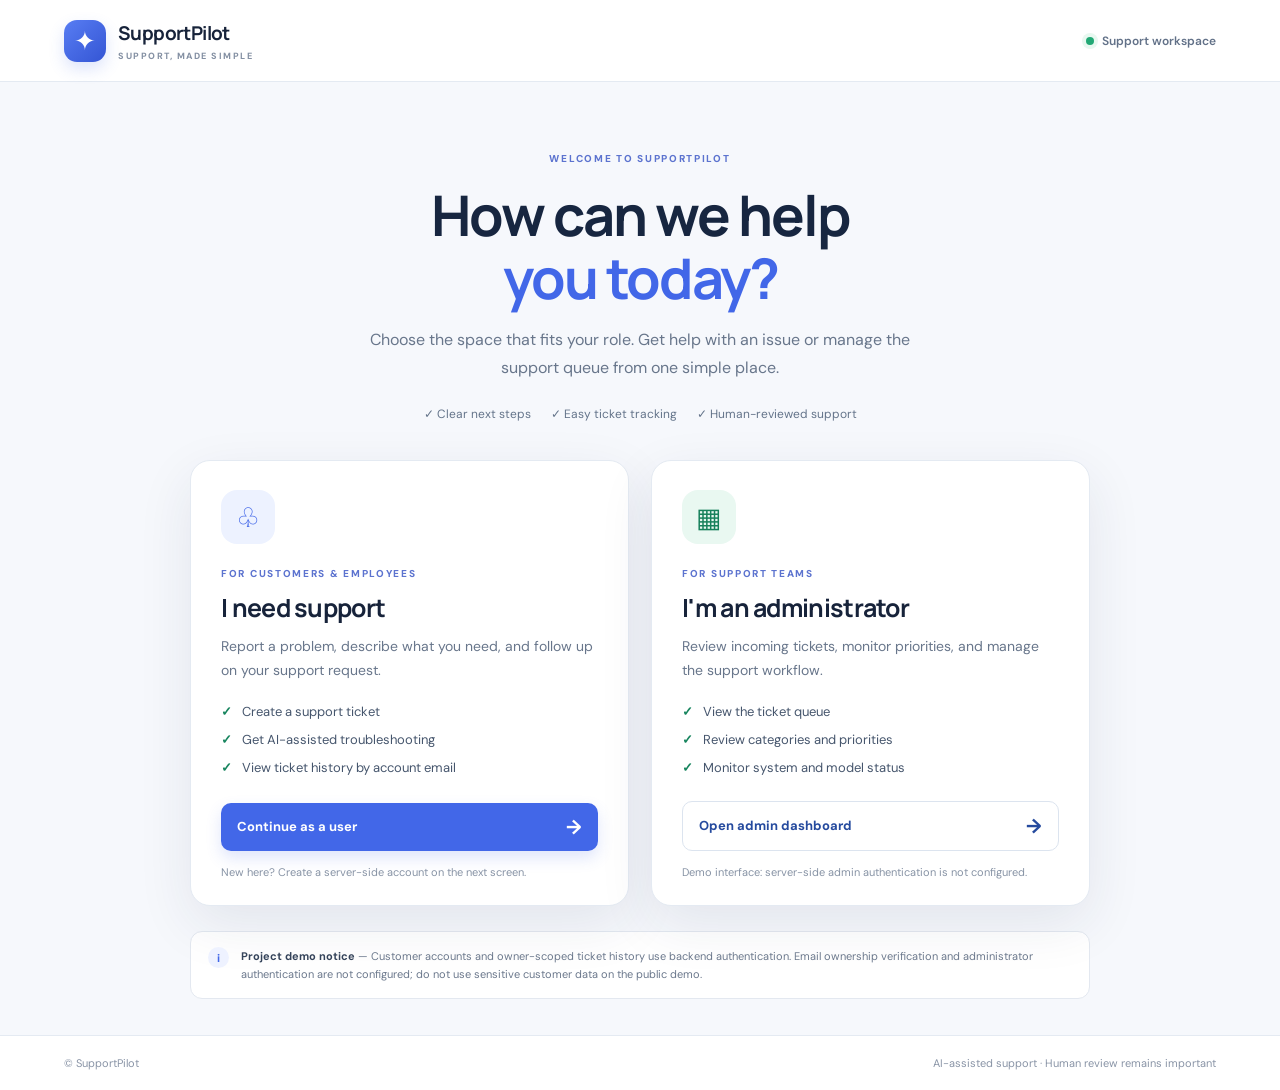
<file: SupportPilot-codebase/SupportPilot/frontend/index.html>
<!doctype html>
<html lang="en">
<head>
  <meta charset="utf-8"><meta name="viewport" content="width=device-width, initial-scale=1">
  <meta name="description" content="SupportPilot customer support portal selection">
  <title>SupportPilot | Choose your portal</title>
  <link rel="stylesheet" href="portal.css">
</head>
<body class="landing-page">
  <header class="site-header">
    <a class="brand" href="./" aria-label="SupportPilot home"><span class="brand-symbol">✦</span><span><strong>SupportPilot</strong><small>SUPPORT, MADE SIMPLE</small></span></a>
    <span class="header-status"><span></span> Support workspace</span>
  </header>
  <main class="landing-main">
    <section class="welcome-copy">
      <span class="eyebrow">WELCOME TO SUPPORTPILOT</span>
      <h1>How can we help<br><span>you today?</span></h1>
      <p>Choose the space that fits your role. Get help with an issue or manage the support queue from one simple place.</p>
      <div class="trust-row"><span>✓ Clear next steps</span><span>✓ Easy ticket tracking</span><span>✓ Human-reviewed support</span></div>
    </section>
    <section class="role-grid" aria-label="Choose your portal">
      <article class="role-card user-card">
        <div class="role-icon user-icon" aria-hidden="true">♧</div>
        <span class="card-kicker">FOR CUSTOMERS & EMPLOYEES</span>
        <h2>I need support</h2>
        <p>Report a problem, describe what you need, and follow up on your support request.</p>
        <ul><li>Create a support ticket</li><li>Get AI-assisted troubleshooting</li><li>View ticket history by account email</li></ul>
        <a class="action-button primary-action" href="user/">Continue as a user <span>→</span></a>
        <small class="card-foot">New here? Create a server-side account on the next screen.</small>
      </article>
      <article class="role-card admin-card">
        <div class="role-icon admin-icon" aria-hidden="true">▦</div>
        <span class="card-kicker">FOR SUPPORT TEAMS</span>
        <h2>I'm an administrator</h2>
        <p>Review incoming tickets, monitor priorities, and manage the support workflow.</p>
        <ul><li>View the ticket queue</li><li>Review categories and priorities</li><li>Monitor system and model status</li></ul>
        <a class="action-button secondary-action" href="admin/">Open admin dashboard <span>→</span></a>
        <small class="card-foot">Demo interface: server-side admin authentication is not configured.</small>
      </article>
    </section>
    <aside class="privacy-note"><span class="note-icon">i</span><p><strong>Project demo notice</strong> — Customer accounts and owner-scoped ticket history use backend authentication. Email ownership verification and administrator authentication are not configured; do not use sensitive customer data on the public demo.</p></aside>
  </main>
  <footer class="site-footer"><span>© SupportPilot</span><span>AI-assisted support · Human review remains important</span></footer>
</body>
</html>
</file>
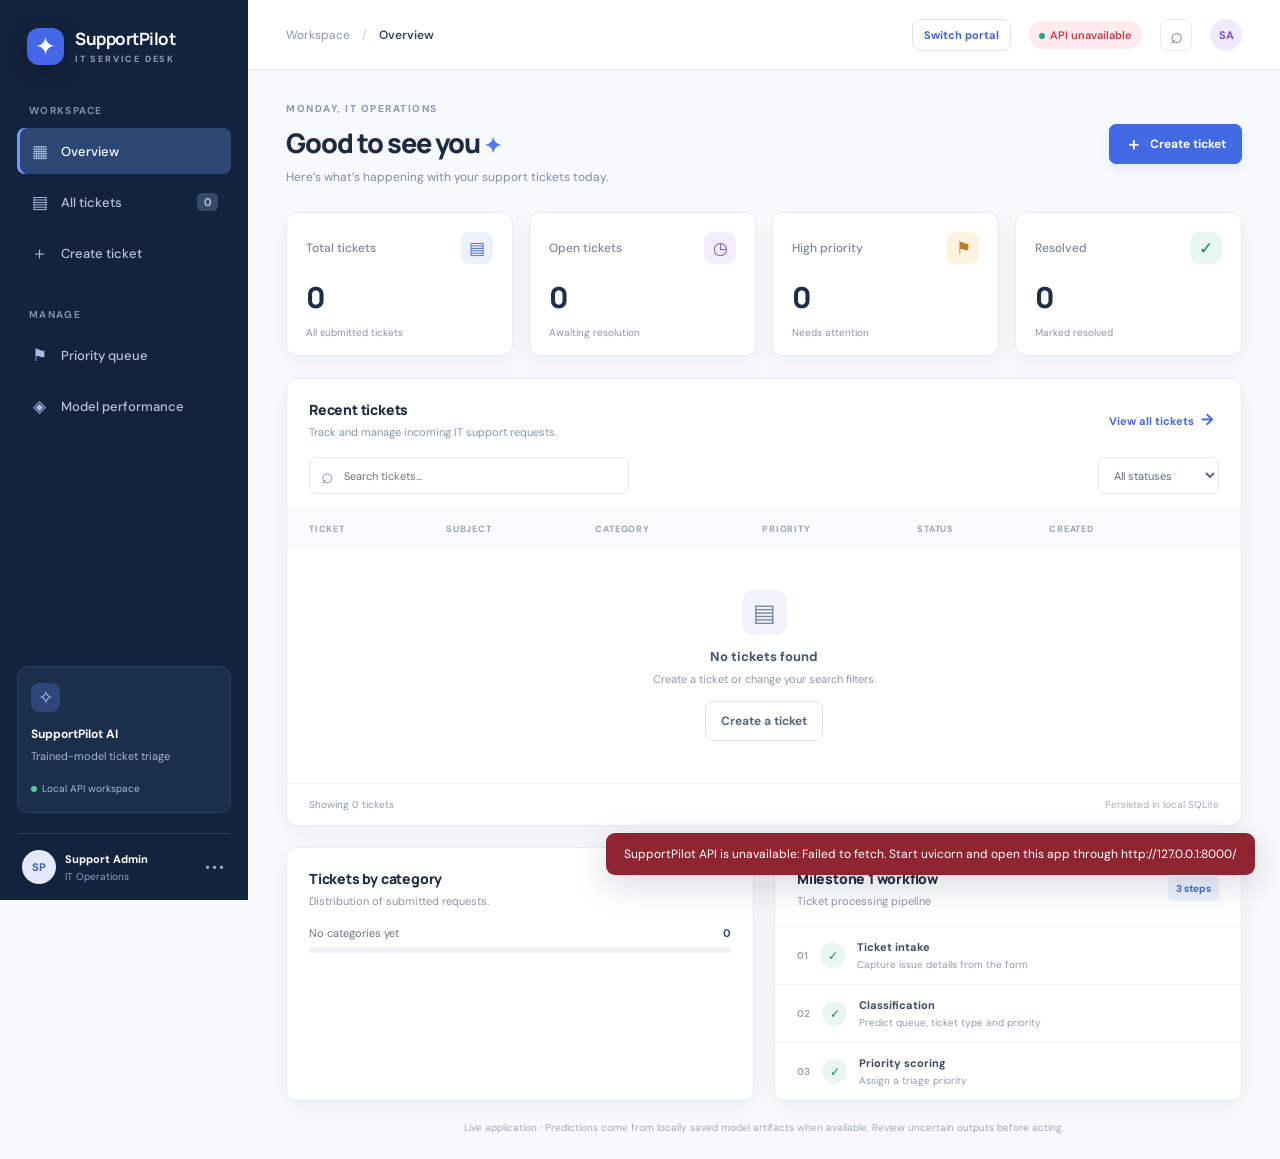
<file: SupportPilot-codebase/SupportPilot/frontend/admin/index.html>
<!DOCTYPE html>
<html lang="en">
<head>
  <meta charset="UTF-8" />
  <meta name="viewport" content="width=device-width, initial-scale=1.0" />
  <meta name="description" content="SupportPilot multilingual AI ticket classification and resolution workspace" />
  <title>SupportPilot | IT Support Desk</title>
  <link rel="stylesheet" href="style.css" />
</head>
<body>
  <div class="app-shell">
    <aside class="sidebar" id="sidebar">
      <a class="brand" href="../" aria-label="Return to SupportPilot role selection" title="Back to role selection">
        <span class="brand-mark">✦</span>
        <span><strong>SupportPilot</strong><small>IT SERVICE DESK</small></span>
      </a>

      <div class="nav-label">WORKSPACE</div>
      <nav class="nav">
        <button class="nav-item active" data-view="dashboard"><span class="nav-icon">▦</span> Overview</button>
        <button class="nav-item" data-view="tickets"><span class="nav-icon">▤</span> All tickets <span class="nav-count" id="navTicketCount">0</span></button>
        <button class="nav-item" data-view="create"><span class="nav-icon">＋</span> Create ticket</button>
      </nav>

      <div class="nav-label tools-label">MANAGE</div>
      <div class="nav">
        <button class="nav-item" data-view="priority"><span class="nav-icon">⚑</span> Priority queue</button>
          <button class="nav-item" data-view="models"><span class="nav-icon">◈</span> Model performance</button>
      </div>

      <div class="sidebar-bottom">
        <div class="help-card">
          <span class="help-icon">✧</span>
          <strong>SupportPilot AI</strong>
          <p>Trained-model ticket triage</p>
          <span class="status-dot"></span><small>Local API workspace</small>
        </div>
        <div class="profile">
          <div class="avatar">SP</div>
          <div><strong>Support Admin</strong><small>IT Operations</small></div>
          <span class="profile-menu">•••</span>
        </div>
      </div>
    </aside>

    <main class="main">
      <header class="topbar">
        <button class="mobile-menu" id="mobileMenu" aria-label="Toggle navigation">☰</button>
        <div class="breadcrumbs">Workspace <span>/</span> <strong id="breadcrumbCurrent">Overview</strong></div>
        <div class="topbar-right">
          <a href="../" class="portal-switch" aria-label="Switch portal">Switch portal</a>
          <span class="demo-pill" id="apiStatusPill"><span></span> Connecting API…</span>
          <button class="icon-button" id="clearSearch" title="Clear search" aria-label="Clear search">⌕</button>
          <div class="top-avatar">SA</div>
        </div>
      </header>

      <section class="page-content" id="dashboardView">
        <div class="page-heading">
          <div>
            <p class="eyebrow">MONDAY, IT OPERATIONS</p>
            <h1>Good to see you <span class="wave">✦</span></h1>
            <p class="subheading">Here’s what’s happening with your support tickets today.</p>
          </div>
          <button class="primary-button" id="createTicketTop"><span>＋</span> Create ticket</button>
        </div>

        <div class="metric-grid">
          <article class="metric-card">
            <div class="metric-top"><span>Total tickets</span><span class="metric-icon blue">▤</span></div>
            <div class="metric-value" id="totalMetric">0</div>
            <div class="metric-foot"><span class="metric-neutral">All submitted tickets</span></div>
          </article>
          <article class="metric-card">
            <div class="metric-top"><span>Open tickets</span><span class="metric-icon purple">◷</span></div>
            <div class="metric-value" id="openMetric">0</div>
            <div class="metric-foot"><span class="metric-neutral">Awaiting resolution</span></div>
          </article>
          <article class="metric-card">
            <div class="metric-top"><span>High priority</span><span class="metric-icon orange">⚑</span></div>
            <div class="metric-value" id="highMetric">0</div>
            <div class="metric-foot"><span class="metric-neutral">Needs attention</span></div>
          </article>
          <article class="metric-card">
            <div class="metric-top"><span>Resolved</span><span class="metric-icon green">✓</span></div>
            <div class="metric-value" id="resolvedMetric">0</div>
            <div class="metric-foot"><span class="metric-neutral">Marked resolved</span></div>
          </article>
        </div>

        <section class="panel">
          <div class="panel-heading">
            <div><h2>Recent tickets</h2><p>Track and manage incoming IT support requests.</p></div>
            <button class="text-button" id="viewAllTickets">View all tickets <span>→</span></button>
          </div>
          <div class="table-controls">
            <label class="search-box"><span>⌕</span><input id="ticketSearch" type="search" placeholder="Search tickets..." /></label>
            <select id="statusFilter" aria-label="Filter by status">
              <option value="all">All statuses</option><option value="Open">Open</option><option value="In Progress">In progress</option><option value="Resolved">Resolved</option>
            </select>
          </div>
          <div class="table-wrap">
            <table>
              <thead><tr><th>TICKET</th><th>SUBJECT</th><th>CATEGORY</th><th>PRIORITY</th><th>STATUS</th><th>CREATED</th><th></th></tr></thead>
              <tbody id="ticketTableBody"></tbody>
            </table>
            <div class="empty-state hidden" id="emptyState"><div class="empty-icon">▤</div><strong>No tickets found</strong><p>Create a ticket or change your search filters.</p><button class="secondary-button" id="emptyCreateButton">Create a ticket</button></div>
          </div>
          <div class="table-footer"><span id="tableSummary">Showing 0 tickets</span><span class="prototype-note">Persisted in local SQLite</span></div>
        </section>

        <div class="bottom-grid">
          <section class="panel category-panel">
            <div class="panel-heading"><div><h2>Tickets by category</h2><p>Distribution of submitted requests.</p></div></div>
            <div id="categoryBars" class="category-bars"></div>
          </section>
          <section class="panel workflow-panel">
            <div class="panel-heading"><div><h2>Milestone 1 workflow</h2><p>Ticket processing pipeline</p></div><span class="workflow-tag">3 steps</span></div>
            <div class="workflow-step"><span class="step-number">01</span><span class="step-check">✓</span><div><strong>Ticket intake</strong><small>Capture issue details from the form</small></div></div>
            <div class="workflow-step"><span class="step-number">02</span><span class="step-check">✓</span><div><strong>Classification</strong><small>Predict queue, ticket type and priority</small></div></div>
            <div class="workflow-step"><span class="step-number">03</span><span class="step-check">✓</span><div><strong>Priority scoring</strong><small>Assign a triage priority</small></div></div>
          </section>
        </div>
        <p class="disclaimer">Live application · Predictions come from locally saved model artifacts when available. Review uncertain outputs before acting.</p>
      </section>

      <section class="page-content hidden" id="createView">
        <div class="page-heading">
          <div><p class="eyebrow">TICKET INTAKE</p><h1>Create a ticket</h1><p class="subheading">Describe the issue. SupportPilot will classify and score it.</p></div>
          <button class="secondary-button" id="cancelCreate">← Back to dashboard</button>
        </div>
        <div class="form-layout">
          <form class="panel ticket-form" id="ticketForm">
            <div class="form-section-title"><span class="form-step">1</span><div><h2>Requester details</h2><p>Who needs help?</p></div></div>
            <div class="field-grid">
              <label class="field"><span>Requester name <b>*</b></span><input id="requesterName" name="requesterName" placeholder="e.g. Saksham Sahu" required maxlength="80" /></label>
              <label class="field"><span>Work email <b>*</b></span><input id="requesterEmail" name="requesterEmail" type="email" placeholder="name@company.com" required maxlength="120" /></label>
            </div>
            <div class="form-divider"></div>
            <div class="form-section-title"><span class="form-step">2</span><div><h2>Issue details</h2><p>Give enough detail to understand the problem.</p></div></div>
            <label class="field"><span>Ticket subject <b>*</b></span><input id="ticketSubject" name="subject" placeholder="e.g. Unable to connect to office VPN" required minlength="4" maxlength="120" /></label>
            <label class="field"><span>Description <b>*</b></span><textarea id="ticketDescription" name="description" rows="5" placeholder="What happened? When did it start? Include any error message..." required minlength="10" maxlength="1500"></textarea><small class="field-hint">Minimum 10 characters. Do not include passwords or sensitive data.</small></label>
            <div class="field-grid">
              <label class="field"><span>Business impact <b>*</b></span><select id="businessImpact" required><option value="low">Low — one user, minor inconvenience</option><option value="medium" selected>Medium — work is slowed down</option><option value="high">High — critical work is blocked</option><option value="critical">Critical — multiple users or service down</option></select></label>
              <label class="field"><span>Preferred contact</span><select id="contactMethod"><option>Email</option><option>Phone</option><option>Chat</option></select></label>
              <label class="field"><span>Ticket language</span><select id="ticketLanguage"><option value="auto" selected>Auto detect</option><option value="en">English</option><option value="de">German</option></select></label>
            </div>
            <div class="form-actions"><button type="button" class="secondary-button" id="resetForm">Clear form</button><button type="submit" class="primary-button"><span>✧</span> Submit & classify ticket</button></div>
          </form>
          <aside class="side-info">
            <div class="ai-info-card"><div class="ai-info-icon">✧</div><h3>Smart ticket triage</h3><p>After submission, the backend runs saved classifier artifacts when available and records model confidence for review.</p><div class="info-line"><span>✓</span> Queue and type prediction</div><div class="info-line"><span>✓</span> Model-confidence display</div><div class="info-line"><span>✓</span> Human-reviewed priority triage</div></div>
            <div class="tip-card"><strong>💡 Tip for better results</strong><p>Describe the actual symptom, the system affected, and who is impacted. Avoid vague descriptions such as “It is not working.”</p></div>
          </aside>
        </div>
      </section>

      <section class="page-content hidden" id="ticketsView">
        <div class="page-heading"><div><p class="eyebrow">WORKSPACE</p><h1>All tickets</h1><p class="subheading">Search, review and update ticket status.</p></div><button class="primary-button" id="createFromTickets">＋ Create ticket</button></div>
        <section class="panel"><div class="panel-heading"><div><h2>Ticket queue</h2><p>Tickets persisted by the local SupportPilot API.</p></div></div><div class="table-controls"><label class="search-box"><span>⌕</span><input id="allTicketSearch" type="search" placeholder="Search by ID, subject or requester..." /></label><select id="allStatusFilter"><option value="all">All statuses</option><option>Open</option><option>In Progress</option><option>Resolved</option></select></div><div class="table-wrap"><table><thead><tr><th>TICKET</th><th>SUBJECT</th><th>CATEGORY</th><th>PRIORITY</th><th>STATUS</th><th>CREATED</th><th></th></tr></thead><tbody id="allTicketTableBody"></tbody></table><div class="empty-state hidden" id="allEmptyState"><div class="empty-icon">▤</div><strong>No tickets found</strong><p>Try another search or create a ticket.</p></div></div><div class="table-footer"><span id="allTableSummary">Showing 0 tickets</span><span class="prototype-note">Persisted in local SQLite</span></div></section>
      </section>

      <section class="page-content hidden" id="priorityView">
        <div class="page-heading"><div><p class="eyebrow">TRIAGE</p><h1>Priority queue</h1><p class="subheading">Review tickets that may need faster attention.</p></div><button class="primary-button" id="createFromPriority">＋ Create ticket</button></div>
        <section class="panel"><div class="panel-heading"><div><h2>High and critical priority</h2><p>Model-assigned High and Critical tickets. Confidence is not a calibrated risk score.</p></div></div><div class="table-wrap"><table><thead><tr><th>TICKET</th><th>SUBJECT</th><th>CATEGORY</th><th>PRIORITY</th><th>STATUS</th><th>CREATED</th><th></th></tr></thead><tbody id="priorityTableBody"></tbody></table><div class="empty-state hidden" id="priorityEmptyState"><div class="empty-icon">✓</div><strong>No high-priority tickets</strong><p>New high-priority tickets will appear here.</p></div></div></section>
      </section>
      <section class="page-content hidden" id="modelsView">
        <div class="page-heading">
          <div><p class="eyebrow">MODEL MONITORING</p><h1>Training performance</h1><p class="subheading">Held-out test scores transcribed from your training logs, with live artifact availability.</p></div>
          <button class="secondary-button" id="refreshModels">↻ Refresh model status</button>
        </div>
        <div class="metric-grid model-metric-grid" id="modelMetricCards">
          <article class="metric-card"><div class="metric-top"><span>Loading recorded scores</span><span class="metric-icon blue">◈</span></div><div class="metric-value">—</div><div class="metric-foot">Fetching model metrics…</div></article>
        </div>
        <section class="panel">
          <div class="panel-heading"><div><h2>Held-out evaluation results</h2><p>Recorded metrics from your supplied logs; artifact status is checked against the configured artifacts directory.</p></div><span class="workflow-tag" id="testSetSize">Test set: 2,859 rows</span></div>
          <div class="table-wrap"><table class="model-table"><thead><tr><th>TASK</th><th>MODEL</th><th>ACCURACY / PRIMARY SCORE</th><th>MACRO F1</th><th>WEIGHTED F1 / OVERLAP</th><th>LOCAL ARTIFACT</th></tr></thead><tbody id="modelMetricsBody"><tr><td colspan="6">Loading recorded model results…</td></tr></tbody></table></div>
          <div class="table-footer"><span id="modelMetricsSource">Source: uploaded training logs</span><span class="prototype-note">Historical evaluations, not a live benchmark</span></div>
        </section>
        <div class="bottom-grid">
          <section class="panel category-panel"><div class="panel-heading"><div><h2>Interpretation</h2><p>What these scores indicate</p></div></div><div class="model-insight-list" id="modelInsights"><p>Loading model notes…</p></div></section>
          <section class="panel workflow-panel"><div class="panel-heading"><div><h2>Artifact checklist</h2><p>The app detects model files at runtime</p></div></div><div class="workflow-step"><span class="step-number">01</span><span class="step-check">✓</span><div><strong>queue / priority / type</strong><small>Hugging Face config, tokenizer, and model weights under artifacts/&lt;target&gt;</small></div></div><div class="workflow-step"><span class="step-number">02</span><span class="step-check">✓</span><div><strong>tags</strong><small>Multi-label XLM-RoBERTa checkpoint under artifacts/tags</small></div></div><div class="workflow-step"><span class="step-number">03</span><span class="step-check">✓</span><div><strong>textcnn_queue</strong><small>textcnn.pt plus tokenizer files under artifacts/textcnn_queue</small></div></div><p class="disclaimer model-artifact-help">If your weights are in your previous project, point SUPPORTPILOT_ARTIFACTS_DIR to that artifacts folder in .env. The displayed scores alone do not include model weights.</p></section>
        </div>
        <p class="disclaimer">Scores are taken from the uploaded logs. Queue and priority macro-F1 remain modest; treat these predictions as triage assistance, not autonomous decisions.</p>
      </section>
    </main>
  </div>

  <div class="toast" id="toast" role="status" aria-live="polite"></div>
  <div class="modal-backdrop hidden" id="ticketModal" role="dialog" aria-modal="true" aria-labelledby="modalTitle">
    <div class="modal">
      <button class="modal-close" id="modalClose" aria-label="Close ticket details">×</button>
      <p class="eyebrow">TICKET DETAILS</p><h2 id="modalTitle">Ticket</h2><p class="modal-subtitle" id="modalId"></p>
      <div class="result-grid" id="modalResults"></div>
      <div class="modal-section"><h3>Issue description</h3><p id="modalDescription"></p></div>
      <div class="modal-section"><h3>Classification reasoning</h3><p id="modalReasoning"></p></div>
      <div class="modal-section"><h3>Requester</h3><p id="modalRequester"></p></div>
      <div class="modal-section"><h3>Predicted tags</h3><div id="modalTags" class="predicted-tags"><span class="model-source-note">No tag predictions available.</span></div></div>
      <div class="modal-actions"><label class="field status-update"><span>Update status</span><select id="modalStatus"><option>Open</option><option>In Progress</option><option>Resolved</option></select></label><button class="primary-button" id="saveStatus">Save status</button></div>
      <section class="modal-section hidden" id="resolutionSection">
        <h3>AI resolution draft <span class="review-label">Human review required</span></h3>
        <p id="modalResponse" class="response-draft-text"></p>
        <div id="modalSources" class="source-list"></div>
      </section>
      <div class="modal-actions modal-ai-actions"><button class="secondary-button" id="generateResolution">✧ Draft AI response</button><span id="resolutionStatus" class="muted-status"></span></div>
      <p class="disclaimer">Model outputs are advisory. Review predictions and generated instructions before responding or making operational changes.</p>
    </div>
  </div>
  <script src="script.js"></script>
</body>
</html>
</file>
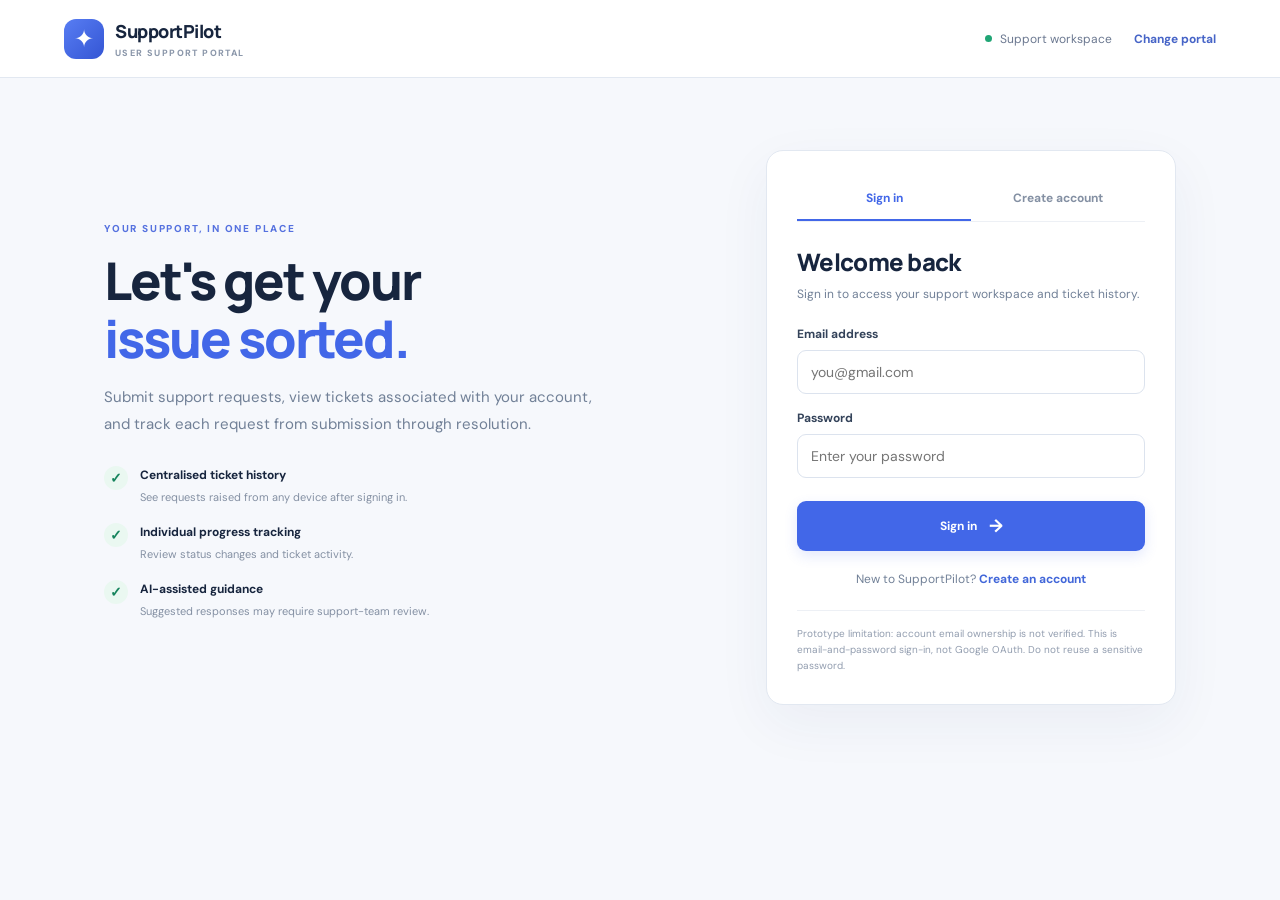
<file: SupportPilot-codebase/SupportPilot/frontend/user/index.html>
<!doctype html>
<html lang="en">
<head>
  <meta charset="utf-8">
  <meta name="viewport" content="width=device-width, initial-scale=1">
  <meta name="description" content="SupportPilot customer support portal">
  <meta name="theme-color" content="#f6f8fc">
  <title>SupportPilot | User Support</title>
  <link rel="stylesheet" href="style.css?v=knowledge-assistance-v1">
</head>
<body>
  <header class="topbar">
    <a class="brand" href="../" aria-label="SupportPilot portal home">
      <span class="brand-mark" aria-hidden="true">✦</span>
      <span><strong>SupportPilot</strong><small>USER SUPPORT PORTAL</small></span>
    </a>
    <div class="top-actions">
      <span class="secure-label"><i aria-hidden="true"></i> Support workspace</span>
      <a class="back-link" href="../">Change portal</a>
    </div>
  </header>

  <main class="auth-layout" id="authScreen">
    <section class="auth-intro">
      <span class="eyebrow">YOUR SUPPORT, IN ONE PLACE</span>
      <h1>Let's get your<br><span>issue sorted.</span></h1>
      <p>Submit support requests, view tickets associated with your account, and track each request from submission through resolution.</p>
      <div class="benefit">
        <span aria-hidden="true">✓</span>
        <div><strong>Centralised ticket history</strong><small>See requests raised from any device after signing in.</small></div>
      </div>
      <div class="benefit">
        <span aria-hidden="true">✓</span>
        <div><strong>Individual progress tracking</strong><small>Review status changes and ticket activity.</small></div>
      </div>
      <div class="benefit">
        <span aria-hidden="true">✓</span>
        <div><strong>AI-assisted guidance</strong><small>Suggested responses may require support-team review.</small></div>
      </div>
    </section>

    <section class="auth-card" aria-label="Account access">
      <div class="auth-tabs">
        <button class="auth-tab active" type="button" data-auth="signin">Sign in</button>
        <button class="auth-tab" type="button" data-auth="signup">Create account</button>
      </div>
      <div id="authNotice" class="notice hidden" role="alert" aria-live="polite"></div>

      <form id="signinForm" class="auth-form">
        <h2>Welcome back</h2>
        <p class="form-hint">Sign in to access your support workspace and ticket history.</p>
        <label for="signinEmail">Email address</label>
        <input id="signinEmail" name="email" type="email" autocomplete="username" placeholder="you@gmail.com" required>
        <label for="signinPassword">Password</label>
        <input id="signinPassword" name="password" type="password" autocomplete="current-password" placeholder="Enter your password" required>
        <button class="btn primary full" type="submit">Sign in <span aria-hidden="true">→</span></button>
        <p class="switch-copy">New to SupportPilot? <button class="text-button" type="button" data-auth="signup">Create an account</button></p>
      </form>

      <form id="signupForm" class="auth-form hidden">
        <h2>Create your account</h2>
        <p class="form-hint">Use the same email and password when signing in on another device.</p>
        <label for="signupName">Full name</label>
        <input id="signupName" name="name" type="text" autocomplete="name" placeholder="Your name" minlength="2" maxlength="120" required>
        <label for="signupEmail">Email address</label>
        <input id="signupEmail" name="email" type="email" autocomplete="email" placeholder="you@gmail.com" required>
        <label for="signupPassword">Create password</label>
        <input id="signupPassword" name="new-password" type="password" autocomplete="new-password" minlength="8" maxlength="256" placeholder="At least 8 characters" required>
        <label for="signupConfirm">Confirm password</label>
        <input id="signupConfirm" name="confirm-password" type="password" autocomplete="new-password" minlength="8" maxlength="256" placeholder="Enter it again" required>
        <button class="btn primary full" type="submit">Create account <span aria-hidden="true">→</span></button>
        <p class="switch-copy">Already registered? <button class="text-button" type="button" data-auth="signin">Sign in</button></p>
      </form>

      <p class="account-notice">Prototype limitation: account email ownership is not verified. This is email-and-password sign-in, not Google OAuth. Do not reuse a sensitive password.</p>
    </section>
  </main>

  <main id="workspace" class="workspace hidden">
    <section class="workspace-heading">
      <div>
        <span class="eyebrow">USER WORKSPACE</span>
        <h1>Hello, <span id="welcomeName">there</span></h1>
        <p>What can we help you with today?</p>
      </div>
      <button class="btn outline" id="signoutBtn" type="button">Sign out</button>
    </section>

    <nav class="workspace-nav" aria-label="User workspace sections">
      <button class="workspace-tab active" data-panel="newTicketPanel" type="button">＋ Create a ticket</button>
      <button class="workspace-tab" data-panel="knowledgePanel" type="button">⌕ Knowledge &amp; AI</button>
      <button class="workspace-tab" data-panel="historyPanel" type="button">▤ My tickets <span class="tab-count" id="historyCount">0</span></button>
      <button class="workspace-tab" data-panel="lookupPanel" type="button">⌕ Track a ticket</button>
    </nav>

    <section id="newTicketPanel" class="workspace-panel">
      <div class="panel-heading">
        <div><h2>Tell us about your issue</h2><p>Include any error message and what you have already tried.</p></div>
        <span class="step-chip">NEW SUPPORT REQUEST</span>
      </div>
      <form id="ticketForm" class="ticket-form">
        <div class="form-grid">
          <div class="field">
            <label for="requesterName">Your name</label>
            <input id="requesterName" type="text" placeholder="Full name" readonly required>
          </div>
          <div class="field">
            <label for="requesterEmail">Account email</label>
            <input id="requesterEmail" type="email" placeholder="you@gmail.com" readonly required>
          </div>
          <div class="field full-field">
            <label for="subject">What do you need help with?</label>
            <input id="subject" type="text" minlength="3" maxlength="500" placeholder="For example: I cannot sign in to my account" required>
          </div>
          <div class="field full-field">
            <label for="body">Describe the issue</label>
            <textarea id="body" rows="5" minlength="5" maxlength="20000" placeholder="Tell us what happened, any error messages, and what you have tried so far." required></textarea>
            <small>Provide enough detail for the support team to understand the problem.</small>
          </div>
          <div class="field">
            <label for="impact">Business impact</label>
            <select id="impact">
              <option value="low">Low — small inconvenience</option>
              <option value="medium" selected>Medium — work is partly affected</option>
              <option value="high">High — important work is blocked</option>
              <option value="critical">Critical — major outage or security concern</option>
            </select>
          </div>
          <div class="field">
            <label for="language">Preferred language</label>
            <select id="language">
              <option value="auto">Detect automatically</option>
              <option value="en">English</option>
              <option value="de">German</option>
            </select>
          </div>
        </div>
        <div class="form-actions">
          <span class="privacy-hint">Do not include passwords, payment details, or other sensitive information.</span>
          <button class="btn primary" id="submitTicketBtn" type="submit">Submit ticket <span aria-hidden="true">→</span></button>
        </div>
      </form>
      <div id="ticketResult" class="result-card hidden" aria-live="polite"></div>
    </section>

    <section id="knowledgePanel" class="workspace-panel hidden">
      <div class="panel-heading knowledge-heading">
        <div>
          <h2>Knowledge retrieval &amp; AI assistance</h2>
          <p>Search approved support material or describe an issue to receive AI-generated, source-grounded guidance. Both options use the same indexed knowledge base.</p>
        </div>
        <span class="step-chip" id="knowledgeStatus">CHECKING KNOWLEDGE BASE</span>
      </div>

      <div class="knowledge-grid">
        <article class="knowledge-feature">
          <div class="feature-heading">
            <span class="feature-icon" aria-hidden="true">⌕</span>
            <div>
              <h3>Knowledge Retrieval</h3>
              <p>Find relevant troubleshooting articles and inspect their source excerpts.</p>
            </div>
          </div>
          <form id="knowledgeSearchForm">
            <div class="field">
              <label for="knowledgeQuery">What do you want to search?</label>
              <textarea id="knowledgeQuery" rows="4" minlength="3" maxlength="5000" placeholder="Example: My laptop cannot connect to the corporate VPN after login." required></textarea>
            </div>
            <div class="knowledge-controls">
              <div class="field compact-field">
                <label for="knowledgeTopK">Results</label>
                <select id="knowledgeTopK">
                  <option value="3">3 sources</option>
                  <option value="4" selected>4 sources</option>
                  <option value="6">6 sources</option>
                  <option value="8">8 sources</option>
                </select>
              </div>
              <button class="btn primary" id="knowledgeSearchBtn" type="submit">Search knowledge</button>
            </div>
          </form>
          <div id="knowledgeResults" class="knowledge-results" aria-live="polite">
            <div class="empty-state compact">Search the knowledge base to view relevant articles here.</div>
          </div>
        </article>

        <article class="knowledge-feature assistance-feature">
          <div class="feature-heading">
            <span class="feature-icon assistant-icon" aria-hidden="true">✦</span>
            <div>
              <h3>AI Assistance</h3>
              <p>Describe your problem and receive practical next steps informed by retrieved knowledge.</p>
            </div>
          </div>
          <form id="assistanceForm">
            <div class="field">
              <label for="assistanceQuery">Describe the issue</label>
              <textarea id="assistanceQuery" rows="4" minlength="5" maxlength="12000" placeholder="Explain what happened, the error message, and what you have already tried." required></textarea>
            </div>
            <div class="knowledge-controls">
              <div class="field compact-field">
                <label for="assistanceLanguage">Response language</label>
                <select id="assistanceLanguage">
                  <option value="auto" selected>Detect automatically</option>
                  <option value="en">English</option>
                  <option value="de">German</option>
                </select>
              </div>
              <button class="btn primary" id="assistanceBtn" type="submit">Generate assistance</button>
            </div>
          </form>
          <div id="assistanceResults" class="knowledge-results" aria-live="polite">
            <div class="empty-state compact">AI guidance will appear here with the knowledge sources used to prepare it.</div>
          </div>
          <p class="assistance-disclaimer">AI-generated guidance is advisory. Follow your organisation's IT and security policies; escalate safety, security, or data-loss incidents to qualified support staff.</p>
        </article>
      </div>
    </section>

    <section id="historyPanel" class="workspace-panel hidden">
      <div class="panel-heading history-heading">
        <div>
          <h2>Your ticket history</h2>
          <p>Tickets associated with <strong id="historyEmail">your account email</strong>. Sign in with this account on another device to access the same history.</p>
        </div>
        <button class="btn outline refresh-button" id="refreshHistoryBtn" type="button">↻ Refresh</button>
      </div>
      <div class="history-summary" id="historySummary">
        <div class="history-metric"><small>Total tickets</small><strong>—</strong></div>
        <div class="history-metric"><small>Active</small><strong>—</strong></div>
        <div class="history-metric"><small>Resolved</small><strong>—</strong></div>
      </div>
      <div id="ticketHistoryList" class="ticket-history-list" aria-live="polite">
        <div class="empty-state">Your ticket history will appear here.</div>
      </div>
      <div id="historyTracker" class="result-card history-tracker hidden" aria-live="polite"></div>
    </section>

    <section id="lookupPanel" class="workspace-panel hidden">
      <div class="panel-heading">
        <div><h2>Track a ticket</h2><p>Enter a ticket reference associated with your signed-in account.</p></div>
      </div>
      <form id="lookupForm" class="lookup-form">
        <div class="field">
          <label for="lookupId">Ticket ID</label>
          <input id="lookupId" type="text" placeholder="e.g. SP-20261105-ABC123" required>
        </div>
        <button class="btn primary" type="submit" id="lookupButton">Find ticket</button>
      </form>
      <div id="lookupResult" class="result-card hidden" aria-live="polite"></div>
    </section>

    <footer class="workspace-foot">
      <a href="../">← Back to portal selection</a>
      <span>AI-generated suggestions may need review by the support team.</span>
    </footer>
  </main>

  <script src="script.js?v=knowledge-assistance-v1" defer></script>
</body>
</html>
</file>
<file: SupportPilot-codebase/SupportPilot/frontend/portal.css>
@import url('https://fonts.googleapis.com/css2?family=DM+Sans:wght@400;500;600;700&family=Manrope:wght@400;500;600;700;800&display=swap');
:root{--ink:#17233a;--muted:#68768b;--line:#e4eaf2;--blue:#4267e8;--blue-dark:#2f50c4;--bg:#f6f8fc;--navy:#152642;--green:#15845d;--shadow:0 18px 55px rgba(28,46,83,.09)}
*{box-sizing:border-box}body{margin:0;font-family:'DM Sans',sans-serif;color:var(--ink);background:var(--bg);font-size:15px}a{color:inherit}.site-header{height:82px;display:flex;align-items:center;justify-content:space-between;padding:0 max(5vw,24px);background:#fff;border-bottom:1px solid var(--line)}.brand{display:flex;align-items:center;gap:12px;text-decoration:none}.brand-symbol{width:42px;height:42px;display:grid;place-items:center;border-radius:13px;color:#fff;background:linear-gradient(135deg,#587df3,#3455d4);font-size:26px;box-shadow:0 7px 16px #4267e82e}.brand strong{display:block;font-family:Manrope,sans-serif;font-size:19px;letter-spacing:-.6px}.brand small{display:block;margin-top:4px;color:#8490a3;font-size:9px;letter-spacing:1.5px;font-weight:800}.header-status{display:flex;align-items:center;gap:8px;color:#627188;font-size:12px;font-weight:600}.header-status span{width:8px;height:8px;border-radius:50%;background:#22a875;box-shadow:0 0 0 4px #e8f8f0}.landing-main{max-width:1120px;margin:0 auto;padding:65px 24px 36px}.welcome-copy{text-align:center;max-width:660px;margin:0 auto 38px}.eyebrow,.card-kicker{font-size:10px;letter-spacing:1.7px;font-weight:800;color:#5c73cf}.welcome-copy h1{font-family:Manrope,sans-serif;font-size:clamp(38px,5vw,56px);line-height:1.12;letter-spacing:-2px;margin:17px 0;color:#172640}.welcome-copy h1 span{color:var(--blue)}.welcome-copy>p{font-size:16px;line-height:1.75;color:var(--muted);max-width:580px;margin:0 auto}.trust-row{display:flex;flex-wrap:wrap;justify-content:center;gap:20px;margin-top:24px;color:#64748a;font-size:12px}.trust-row span: first-letter{color:var(--green)}.role-grid{display:grid;grid-template-columns:repeat(2,minmax(0,1fr));gap:22px;max-width:900px;margin:0 auto}.role-card{background:#fff;border:1px solid var(--line);border-radius:20px;padding:29px 30px 25px;box-shadow:var(--shadow);display:flex;flex-direction:column;min-height:390px;transition:transform .2s,box-shadow .2s}.role-card:hover{transform:translateY(-3px);box-shadow:0 23px 60px #1c2e5318}.role-icon{width:54px;height:54px;border-radius:16px;display:grid;place-items:center;font-size:27px;margin-bottom:23px}.user-icon{background:#edf2ff;color:#4267e8}.admin-icon{background:#e9f8f1;color:#17815b}.role-card h2{font-family:Manrope,sans-serif;font-size:25px;letter-spacing:-.7px;margin:10px 0}.role-card>p{color:var(--muted);line-height:1.65;margin:0 0 13px;font-size:14px}.role-card ul{list-style:none;padding:0;margin:8px 0 25px;display:grid;gap:11px;color:#46566d;font-size:13px}.role-card li:before{content:'✓';color:#16845d;font-weight:800;margin-right:10px}.action-button{display:flex;align-items:center;justify-content:space-between;gap:12px;text-decoration:none;border-radius:10px;padding:14px 16px;font-weight:700;font-size:13px;transition:background .15s;margin-top:auto}.action-button span{font-size:20px;line-height:1}.primary-action{background:var(--blue);color:#fff;box-shadow:0 7px 15px #4267e82b}.primary-action:hover{background:var(--blue-dark)}.secondary-action{border:1px solid #dce4ef;background:#fff;color:#254a9e}.secondary-action:hover{background:#f5f7ff}.card-foot{display:block;color:#8793a5;font-size:11px;line-height:1.5;margin-top:13px}.privacy-note{max-width:900px;margin:25px auto 0;display:flex;align-items:flex-start;gap:12px;padding:15px 17px;border:1px solid #e3e8f0;border-radius:12px;background:#fff;color:#6b788c;font-size:11px;line-height:1.65}.privacy-note p{margin:0}.privacy-note strong{color:#34435a}.note-icon{flex-shrink:0;display:grid;place-items:center;width:21px;height:21px;border-radius:50%;background:#eef2ff;color:#4267e8;font-weight:800}.site-footer{display:flex;justify-content:space-between;gap:16px;padding:20px max(5vw,24px);border-top:1px solid var(--line);background:#fff;color:#8994a6;font-size:11px}@media(max-width:700px){.site-header{height:72px}.landing-main{padding-top:43px}.welcome-copy h1{letter-spacing:-1.4px}.welcome-copy>p{font-size:14px}.trust-row{gap:10px 16px}.role-grid{grid-template-columns:1fr}.role-card{min-height:0;padding:24px}.site-footer{flex-direction:column;align-items:center;text-align:center}}
</file>
<file: SupportPilot-codebase/SupportPilot/frontend/admin/style.css>
@import url('https://fonts.googleapis.com/css2?family=DM+Sans:wght@400;500;600;700&family=Manrope:wght@400;500;600;700;800&display=swap');

:root{--navy:#14233d;--navy2:#1b2e4d;--ink:#202b3d;--muted:#7b8799;--line:#e7ebf1;--bg:#f7f9fc;--blue:#4169e1;--blue2:#edf2ff;--green:#16845d;--green-bg:#e8f7f0;--orange:#b76b12;--orange-bg:#fff3df;--red:#c43e4c;--red-bg:#ffeaed;--purple:#7555c7;--purple-bg:#f1edff;--shadow:0 7px 24px rgba(26,43,73,.045)}
*{box-sizing:border-box}body{margin:0;background:var(--bg);color:var(--ink);font-family:'DM Sans',sans-serif;font-size:14px}button,input,select,textarea{font:inherit}button{cursor:pointer}.app-shell{min-height:100vh}.sidebar{position:fixed;inset:0 auto 0 0;width:248px;background:var(--navy);color:#fff;padding:27px 17px 16px;display:flex;flex-direction:column;z-index:20}.brand{display:flex;align-items:center;gap:11px;color:white;text-decoration:none;padding:0 10px 39px}.brand-mark{width:37px;height:37px;display:grid;place-items:center;border-radius:12px;background:#4268e7;color:white;font-size:25px;box-shadow:0 5px 15px #101b34}.brand strong{display:block;font-family:Manrope,sans-serif;font-size:17px;letter-spacing:-.5px}.brand small{display:block;margin-top:3px;color:#8ea0bd;font-size:9px;letter-spacing:1.8px;font-weight:700}.nav-label{padding:0 12px;margin-bottom:11px;color:#7e91b1;font-size:10px;letter-spacing:1.3px;font-weight:700}.nav{display:grid;gap:5px}.nav-item{border:0;background:transparent;color:#b6c2d6;display:flex;align-items:center;gap:12px;padding:12px 13px;text-align:left;border-radius:8px;font-size:13px;font-weight:500;transition:.15s}.nav-item:hover{background:#203452;color:#fff}.nav-item.active{background:#2c4774;color:#fff;box-shadow:inset 3px 0 #7899ff}.nav-icon{width:19px;text-align:center;font-size:17px;color:#a9bcdf}.nav-count{margin-left:auto;background:#354b6e;color:#dce6f7;border-radius:5px;padding:2px 7px;font-size:11px}.tools-label{margin-top:31px}.sidebar-bottom{margin-top:auto}.help-card{position:relative;background:#1b2e4c;border:1px solid #2a3f60;border-radius:11px;padding:16px 13px;margin-bottom:20px}.help-icon{display:grid;place-items:center;width:29px;height:29px;border-radius:8px;background:#2d4675;color:#a9c0ff;font-size:19px;margin-bottom:12px}.help-card strong{font-size:12px}.help-card p{color:#a6b5ca;font-size:11px;line-height:1.5;margin:6px 0 14px}.help-card small{font-size:10px;color:#a9bad0}.status-dot{display:inline-block;width:6px;height:6px;background:#50d29c;border-radius:50%;margin-right:5px}.profile{border-top:1px solid #2b3e5b;padding:16px 5px 0;display:flex;align-items:center;gap:9px}.avatar,.top-avatar{display:grid;place-items:center;width:34px;height:34px;border-radius:50%;background:#e2e9ff;color:#3e5bc2;font-size:11px;font-weight:700}.profile strong{display:block;font-size:11px}.profile small{display:block;color:#90a1bb;font-size:10px;margin-top:4px}.profile-menu{margin-left:auto;color:#9aabc3;letter-spacing:2px}.main{margin-left:248px;min-height:100vh}.topbar{height:70px;background:#fff;border-bottom:1px solid var(--line);display:flex;align-items:center;justify-content:space-between;padding:0 38px}.breadcrumbs{font-size:12px;color:#8994a5}.breadcrumbs span{padding:0 9px;color:#c2c9d4}.breadcrumbs strong{color:#39465a;font-weight:600}.topbar-right{display:flex;align-items:center;gap:18px}.demo-pill{background:#eef8f3;color:#21815d;border-radius:20px;padding:7px 10px;font-size:11px;font-weight:600}.demo-pill span{display:inline-block;width:6px;height:6px;background:#29a675;border-radius:50%;margin-right:5px}.icon-button{border:1px solid var(--line);background:white;color:#77849a;border-radius:8px;width:32px;height:32px;font-size:22px}.top-avatar{width:32px;height:32px;background:#f0e9ff;color:#7654bd}.mobile-menu{display:none}.page-content{padding:32px 38px 25px;max-width:1600px;margin:auto}.page-heading{display:flex;justify-content:space-between;align-items:center;gap:20px;margin-bottom:27px}.eyebrow{font-size:10px;letter-spacing:1.5px;color:#8b97aa;font-weight:700;margin:0 0 9px}.page-heading h1{font-family:Manrope,sans-serif;font-size:27px;letter-spacing:-1px;margin:0;color:#1d2a40;font-weight:800}.wave{font-size:21px;color:#5478e7}.subheading{font-size:12px;color:#818da0;margin:8px 0 0}.primary-button,.secondary-button{border-radius:7px;padding:11px 15px;font-size:12px;font-weight:700;display:inline-flex;align-items:center;justify-content:center;gap:8px;white-space:nowrap;transition:.15s}.primary-button{border:1px solid var(--blue);background:var(--blue);color:#fff;box-shadow:0 4px 10px #4169e122}.primary-button:hover{background:#3157ce;transform:translateY(-1px)}.primary-button span{font-size:17px;line-height:12px}.secondary-button{border:1px solid #dfe4ec;background:#fff;color:#5a6679}.secondary-button:hover{background:#f7f9fc}.metric-grid{display:grid;grid-template-columns:repeat(4,minmax(0,1fr));gap:16px;margin-bottom:22px}.metric-card,.panel{background:white;border:1px solid var(--line);border-radius:11px;box-shadow:var(--shadow)}.metric-card{padding:19px 19px 16px}.metric-top{display:flex;align-items:center;justify-content:space-between;color:#7c8798;font-size:12px;font-weight:500}.metric-icon{width:32px;height:32px;display:grid;place-items:center;border-radius:9px;font-size:17px}.blue{color:#4b6fe2;background:#edf1ff}.purple{color:#7956c8;background:#f1edff}.orange{color:#c17a20;background:#fff3df}.green{color:#16845d;background:#e8f7f0}.metric-value{font-family:Manrope,sans-serif;font-size:29px;letter-spacing:-1px;font-weight:800;margin:13px 0 9px;color:#202d42}.metric-foot{font-size:10px;color:#8b96a7}.metric-neutral{color:#8b96a7}.panel{overflow:hidden;margin-bottom:21px}.panel-heading{display:flex;align-items:center;justify-content:space-between;gap:14px;padding:21px 22px 18px}.panel-heading h2{font-family:Manrope,sans-serif;font-size:14px;margin:0;font-weight:800;letter-spacing:-.2px}.panel-heading p{font-size:11px;color:#8a95a6;margin:6px 0 0}.text-button{border:0;background:transparent;color:#4169e1;font-size:11px;font-weight:700}.text-button span{font-size:16px;margin-left:4px}.table-controls{padding:0 22px 16px;display:flex;justify-content:space-between;gap:12px}.search-box{display:flex;align-items:center;gap:8px;width:min(320px,100%);border:1px solid #e2e7ef;border-radius:7px;padding:0 11px;color:#8996aa}.search-box span{font-size:21px}.search-box input{border:0;outline:0;width:100%;height:35px;font-size:11px;color:var(--ink);background:transparent}.table-controls select,.field select,.status-update select{border:1px solid #e2e7ef;border-radius:7px;padding:0 30px 0 11px;background:white;color:#5f6b7e;font-size:11px;min-height:36px;outline-color:#9db2ff}.table-wrap{width:100%;overflow-x:auto}table{width:100%;border-collapse:collapse;white-space:nowrap}thead{background:#fafbfd}th{text-align:left;padding:12px 15px;color:#98a2b1;font-size:9px;letter-spacing:.8px;font-weight:700;border-top:1px solid #eff1f5;border-bottom:1px solid #eff1f5}td{padding:13px 15px;border-bottom:1px solid #f0f2f6;font-size:11px;color:#596579}tbody tr:last-child td{border-bottom:0}tbody tr:hover{background:#fbfcff}td:first-child,th:first-child{padding-left:22px}.ticket-id{color:#4169e1;font-weight:700;font-size:10px}.subject-cell{display:flex;align-items:center;gap:9px;max-width:280px}.subject-icon{width:28px;height:28px;display:grid;place-items:center;border-radius:8px;background:#f0f3fa;color:#6d7b94;font-size:14px;flex-shrink:0}.subject-text{overflow:hidden;text-overflow:ellipsis;max-width:225px;color:#354257;font-weight:600}.requester-line{display:block;color:#9aa4b3;font-size:10px;margin-top:4px;font-weight:400}.category-label{display:inline-flex;align-items:center;gap:5px}.category-dot{width:6px;height:6px;border-radius:50%;background:#6b85df}.priority-badge,.status-badge,.severity-badge{display:inline-flex;align-items:center;gap:5px;border-radius:5px;padding:5px 7px;font-size:10px;font-weight:700}.priority-badge.critical,.severity-badge.critical{color:var(--red);background:var(--red-bg)}.priority-badge.high,.severity-badge.high{color:#ba6c16;background:#fff1d9}.priority-badge.medium,.severity-badge.medium{color:#5e62bd;background:#f0efff}.priority-badge.low,.severity-badge.low{color:#26835e;background:#e9f7f0}.status-badge.open{color:#b66c13;background:#fff3df}.status-badge.in-progress{color:#4267c9;background:#edf2ff}.status-badge.resolved{color:#16845d;background:#e8f7f0}.row-menu{border:0;background:transparent;color:#99a3b2;font-size:18px;padding:4px 8px;border-radius:5px}.row-menu:hover{background:#eef2fa}.table-footer{display:flex;justify-content:space-between;gap:10px;padding:14px 22px;border-top:1px solid #f0f2f6;color:#919bab;font-size:10px}.prototype-note{color:#a3adba}.bottom-grid{display:grid;grid-template-columns:1fr 1fr;gap:20px}.bottom-grid .panel{margin-bottom:0}.category-bars{padding:0 22px 21px;display:grid;gap:15px}.bar-label{display:flex;justify-content:space-between;font-size:11px;color:#697589;margin-bottom:7px}.bar-label strong{color:#3b485c}.bar-track{height:6px;background:#f0f2f7;border-radius:8px;overflow:hidden}.bar-fill{height:100%;background:#5476e8;border-radius:8px;transition:width .3s}.workflow-tag{background:#edf2ff;color:#4968cc;font-size:10px;font-weight:700;padding:6px 8px;border-radius:5px}.workflow-step{display:flex;align-items:center;gap:12px;padding:13px 22px;border-top:1px solid #f0f2f6}.step-number{font-size:10px;color:#9ba5b4;font-weight:700}.step-check{display:grid;place-items:center;width:25px;height:25px;border-radius:50%;background:#e9f7f0;color:#16845d;font-size:12px}.workflow-step strong{font-size:11px;display:block;color:#3e4b60}.workflow-step small{display:block;font-size:10px;color:#929cad;margin-top:4px}.disclaimer{text-align:center;font-size:10px;color:#a0a9b7;margin:20px 0 0}.hidden{display:none!important}.form-layout{display:grid;grid-template-columns:minmax(0,1.7fr) minmax(230px,.8fr);gap:20px;align-items:start}.ticket-form{padding:25px}.form-section-title{display:flex;align-items:center;gap:12px;margin-bottom:21px}.form-step{width:30px;height:30px;display:grid;place-items:center;border-radius:9px;background:#edf2ff;color:#4169e1;font-size:12px;font-weight:800}.form-section-title h2{font-family:Manrope,sans-serif;font-size:14px;margin:0}.form-section-title p{color:#8a95a6;font-size:11px;margin:5px 0 0}.field-grid{display:grid;grid-template-columns:1fr 1fr;gap:15px}.field{display:flex;flex-direction:column;gap:8px;margin-bottom:17px;min-width:0}.field>span{font-size:11px;color:#4b586c;font-weight:700}.field b{color:#d44d59}.field input,.field textarea,.field select{width:100%;border:1px solid #dfe5ed;border-radius:7px;padding:11px 12px;background:#fff;color:#354257;outline:none;font-size:12px;transition:border .15s,box-shadow .15s}.field input,.field select{min-height:40px}.field textarea{resize:vertical;line-height:1.6;min-height:120px}.field input:focus,.field textarea:focus,.field select:focus{border-color:#8aa3ff;box-shadow:0 0 0 3px #4169e114}.field input::placeholder,.field textarea::placeholder{color:#b1bac7}.field-hint{font-size:10px;color:#9aa4b2;margin-top:-3px}.form-divider{height:1px;background:#edf0f5;margin:7px 0 24px}.form-actions{display:flex;justify-content:flex-end;gap:10px;border-top:1px solid #edf0f5;padding-top:20px;margin-top:5px}.side-info{display:grid;gap:14px}.ai-info-card{background:#172944;border-radius:11px;padding:22px;color:#fff}.ai-info-icon{width:37px;height:37px;display:grid;place-items:center;border-radius:10px;background:#2d4673;color:#b7c8ff;font-size:23px;margin-bottom:15px}.ai-info-card h3{font-family:Manrope,sans-serif;font-size:15px;margin:0 0 9px}.ai-info-card p{color:#aebbd0;font-size:11px;line-height:1.7;margin:0 0 18px}.info-line{display:flex;align-items:center;gap:8px;font-size:11px;color:#dce5f3;margin-top:12px}.info-line span{color:#65d8a8}.tip-card{border:1px solid #f0e4c9;background:#fffbf1;border-radius:10px;padding:17px}.tip-card strong{font-size:11px;color:#94621d}.tip-card p{font-size:11px;color:#897c64;line-height:1.7;margin:9px 0 0}.empty-state{padding:42px 15px;text-align:center;color:#8c97a7}.empty-icon{display:grid;place-items:center;width:45px;height:45px;border-radius:12px;background:#f0f3fa;color:#7383a2;font-size:24px;margin:0 auto 12px}.empty-state strong{font-size:13px;color:#47546a}.empty-state p{font-size:11px;margin:7px 0 15px}.empty-state .secondary-button{margin:auto}.toast{position:fixed;bottom:25px;right:25px;background:#172944;color:white;padding:13px 18px;border-radius:9px;box-shadow:0 10px 35px #0e1b3029;font-size:12px;z-index:80;opacity:0;transform:translateY(10px);pointer-events:none;transition:.2s}.toast.show{opacity:1;transform:translateY(0)}.modal-backdrop{position:fixed;inset:0;background:#101c31a6;z-index:60;display:flex;align-items:center;justify-content:center;padding:20px;overflow:auto}.modal{position:relative;width:min(600px,100%);background:#fff;border-radius:14px;padding:27px;box-shadow:0 20px 70px #101c3130;max-height:90vh;overflow:auto}.modal-close{position:absolute;right:20px;top:17px;border:0;background:#f3f5f9;border-radius:50%;width:30px;height:30px;font-size:22px;color:#67758a}.modal h2{font-family:Manrope,sans-serif;margin:0;font-size:21px}.modal-subtitle{font-size:11px;color:#4169e1;font-weight:700;margin:8px 0 20px}.result-grid{display:grid;grid-template-columns:repeat(3,1fr);gap:10px;margin-bottom:20px}.result-box{border:1px solid #e9edf3;border-radius:8px;padding:12px}.result-box span{display:block;font-size:10px;color:#8a95a6;margin-bottom:8px}.result-box strong{font-size:12px;color:#344158}.modal-section{border-top:1px solid #edf0f5;padding:16px 0}.modal-section h3{font-size:11px;margin:0 0 7px;color:#59667a}.modal-section p{font-size:12px;line-height:1.65;color:#788497;margin:0;white-space:pre-wrap;overflow-wrap:anywhere}.modal-actions{display:flex;align-items:end;gap:12px;justify-content:flex-end;border-top:1px solid #edf0f5;padding-top:15px}.status-update{margin:0;min-width:145px}.status-update select{width:100%}@media(max-width:1150px){.sidebar{width:220px}.main{margin-left:220px}.page-content{padding:28px 24px}.topbar{padding:0 24px}.metric-grid{gap:10px}.metric-card{padding:16px}.bottom-grid{gap:13px}.form-layout{grid-template-columns:minmax(0,1.5fr) minmax(210px,.8fr)}}@media(max-width:900px){.sidebar{transform:translateX(-100%);transition:transform .2s;width:248px}.sidebar.open{transform:translateX(0);box-shadow:12px 0 40px #14233d33}.main{margin-left:0}.mobile-menu{display:block;border:0;background:white;color:#54647c;font-size:19px;margin-right:10px}.topbar{justify-content:flex-start}.topbar-right{margin-left:auto}.metric-grid{grid-template-columns:repeat(2,minmax(0,1fr))}.bottom-grid{grid-template-columns:1fr}.form-layout{grid-template-columns:1fr}.side-info{grid-template-columns:1fr 1fr}}@media(max-width:600px){.topbar{height:60px;padding:0 15px}.topbar-right{gap:9px}.demo-pill{font-size:0;padding:8px}.demo-pill span{margin:0}.icon-button{display:none}.page-content{padding:23px 14px}.page-heading{align-items:flex-start;flex-direction:column;margin-bottom:20px}.page-heading h1{font-size:24px}.page-heading>.primary-button,.page-heading>.secondary-button{align-self:stretch}.metric-grid{gap:9px}.metric-card{padding:14px}.metric-value{font-size:25px}.metric-top{font-size:11px}.panel-heading{padding:17px 14px}.table-controls{padding:0 14px 13px;flex-direction:column}.search-box{width:100%}.table-controls select{width:100%}.table-footer{padding:12px 14px;flex-direction:column}.field-grid{grid-template-columns:1fr;gap:0}.ticket-form{padding:18px 14px}.form-actions{flex-direction:column-reverse}.form-actions button{width:100%}.side-info{grid-template-columns:1fr}.result-grid{grid-template-columns:1fr 1fr}.modal{padding:22px 17px}.modal-actions{align-items:stretch;flex-direction:column}.status-update{width:100%}.modal-actions .primary-button{width:100%}.breadcrumbs{font-size:11px}.profile-menu{display:none}}

/* Model-performance and live AI state additions */
.model-metric-grid .metric-card{min-width:0}
.model-score-number{display:flex;align-items:baseline;gap:5px}
.model-score-number small{font-size:11px;color:var(--muted);font-weight:600}
.model-status-chip{display:inline-flex;align-items:center;gap:6px;padding:5px 8px;border-radius:999px;font-size:10px;font-weight:700;white-space:nowrap}
.model-status-chip::before{content:"";width:6px;height:6px;border-radius:50%;background:currentColor}
.model-status-chip.available{background:var(--green-bg);color:var(--green)}
.model-status-chip.missing{background:var(--orange-bg);color:var(--orange)}
.model-status-chip.error{background:var(--red-bg);color:var(--red)}
.model-table{min-width:820px}
.model-table td,.model-table th{padding:14px 18px;text-align:left;border-bottom:1px solid var(--line);font-size:11px}
.model-table th{color:#8994a5;font-size:9px;letter-spacing:.8px;background:#fbfcfe}
.model-primary-score{font-family:Manrope,sans-serif;font-weight:800;font-size:13px;color:#263651}
.model-mini-meter{height:5px;width:86px;max-width:100%;margin-top:6px;border-radius:99px;background:#edf0f5;overflow:hidden}
.model-mini-meter span{display:block;height:100%;border-radius:99px;background:var(--blue)}
.model-insight-list{padding:0 22px 18px;display:grid;gap:12px}
.model-insight{border-left:3px solid #dce5ff;padding:2px 0 2px 12px;color:#68758a;font-size:11px;line-height:1.6}
.model-insight strong{display:block;color:#2d3b53;font-size:12px;margin-bottom:3px}
.model-source-note{font-size:10px;color:var(--muted);line-height:1.5}
.review-label{display:inline-flex;vertical-align:middle;margin-left:5px;padding:4px 7px;border-radius:5px;background:var(--orange-bg);color:var(--orange);font:700 9px 'DM Sans',sans-serif;letter-spacing:0}
.response-draft-text{white-space:pre-wrap;line-height:1.7;background:#f8faff;border:1px solid #e7edfa;padding:13px;border-radius:8px;color:#34425b;font-size:12px}
.source-list{display:grid;gap:8px;margin-top:10px}
.source-item{border:1px solid var(--line);border-radius:8px;padding:10px 12px;font-size:11px;line-height:1.5;color:#657187;background:#fff}
.source-item strong{display:block;color:#2c3b53;margin-bottom:4px}
.modal-ai-actions{justify-content:flex-start;align-items:center}
.muted-status{font-size:11px;color:var(--muted)}
.connection-error{color:var(--red)!important;background:var(--red-bg)!important}
.confidence-line{color:#8a96a8;font-size:10px;font-weight:500;margin-top:4px}
.model-artifact-help{padding:0 22px 18px}
.tag-pill{display:inline-flex;background:#eef2ff;color:#4d64bb;border-radius:5px;padding:4px 7px;margin:2px;font-size:10px;font-weight:600}
@media (max-width:1100px){.model-metric-grid{grid-template-columns:repeat(2,minmax(0,1fr))}}
@media (max-width:650px){.model-metric-grid{grid-template-columns:1fr}.model-table{min-width:760px}}

.toast.error-toast{background:#8f2531;color:#fff}

.predicted-tags{display:flex;flex-wrap:wrap;gap:5px;align-items:center}
.model-insight:first-child{margin-top:1px}
button:disabled{opacity:.6;cursor:wait;transform:none!important}

.model-table td:last-child .confidence-line{max-width:240px;white-space:normal;overflow-wrap:anywhere;line-height:1.4}

.portal-switch{display:inline-flex;align-items:center;padding:8px 11px;border:1px solid #dfe5ef;border-radius:8px;color:#4564c7;text-decoration:none;font-size:11px;font-weight:700;background:#fff}.portal-switch:hover{background:#f4f6ff}@media(max-width:640px){.portal-switch{padding:7px 8px;font-size:10px}}
</file>
<file: SupportPilot-codebase/SupportPilot/frontend/user/style.css>
@import url('https://fonts.googleapis.com/css2?family=DM+Sans:wght@400;500;600;700&family=Manrope:wght@400;500;600;700;800&display=swap');

:root {
  --ink: #17253e;
  --muted: #718097;
  --line: #e2e8f1;
  --bg: #f6f8fc;
  --blue: #4267e8;
  --blue-dark: #3153c8;
  --green: #16845d;
  --red: #b93849;
  --shadow: 0 18px 55px #203a650e;
}

* { box-sizing: border-box; }
html { min-width: 320px; scroll-behavior: smooth; }
body { margin: 0; background: var(--bg); color: var(--ink); font: 14px 'DM Sans', sans-serif; }
button, input, select, textarea { font: inherit; }
button { cursor: pointer; }
button:disabled { cursor: wait; opacity: .65; }
a { color: inherit; }
.hidden { display: none !important; }

.topbar {
  min-height: 78px; background: #fff; border-bottom: 1px solid var(--line);
  display: flex; align-items: center; justify-content: space-between;
  padding: 0 max(5vw, 24px); gap: 18px;
}
.brand { display: flex; align-items: center; gap: 11px; text-decoration: none; }
.brand-mark {
  width: 40px; height: 40px; display: grid; place-items: center; border-radius: 12px;
  background: linear-gradient(135deg, #587df3, #3455d4); color: #fff; font-size: 24px;
}
.brand strong { display: block; font: 800 18px Manrope, sans-serif; letter-spacing: -.5px; }
.brand small { display: block; color: #8b97aa; font-size: 9px; font-weight: 800; letter-spacing: 1.4px; margin-top: 4px; }
.top-actions { display: flex; align-items: center; gap: 22px; }
.secure-label { font-size: 12px; color: #6b7890; display: flex; align-items: center; gap: 8px; }
.secure-label i { width: 7px; height: 7px; border-radius: 50%; background: #20a575; }
.back-link { font-size: 12px; color: #4664c7; text-decoration: none; font-weight: 700; }

.auth-layout {
  max-width: 1120px; margin: 0 auto; padding: 72px 24px 54px;
  display: grid; grid-template-columns: 1fr 410px; align-items: center; gap: 70px;
}
.eyebrow { display: inline-block; color: #5571df; font-size: 10px; font-weight: 800; letter-spacing: 1.8px; }
.auth-intro h1 { font: 800 52px/1.12 Manrope, sans-serif; letter-spacing: -2px; margin: 16px 0; }
.auth-intro h1 span { color: var(--blue); }
.auth-intro > p { max-width: 490px; color: var(--muted); font-size: 15px; line-height: 1.8; margin: 0 0 28px; }
.benefit { display: flex; align-items: flex-start; gap: 12px; margin: 18px 0; }
.benefit > span { flex: 0 0 24px; height: 24px; display: grid; place-items: center; border-radius: 50%; background: #eaf8f1; color: var(--green); font-weight: 800; }
.benefit strong { display: block; font-size: 12px; margin: 1px 0 4px; }
.benefit small { color: #8490a3; font-size: 11px; }
.auth-card { padding: 30px; background: #fff; border: 1px solid var(--line); border-radius: 17px; box-shadow: var(--shadow); }
.auth-tabs { display: grid; grid-template-columns: 1fr 1fr; border-bottom: 1px solid #edf0f5; margin: -4px 0 23px; }
.auth-tab { background: transparent; border: 0; border-bottom: 2px solid transparent; padding: 13px 8px; color: #8490a3; font-size: 12px; font-weight: 700; }
.auth-tab.active { border-bottom-color: var(--blue); color: var(--blue); }
.auth-form h2 { font: 800 24px Manrope, sans-serif; letter-spacing: -.7px; margin: 0 0 7px; }
.form-hint { color: var(--muted); font-size: 12px; line-height: 1.6; margin: 0 0 22px; }
.auth-form label, .field label { display: block; font-size: 12px; font-weight: 700; color: #34435a; margin: 16px 0 8px; }
.auth-form input, .field input, .field textarea, .field select {
  width: 100%; border: 1px solid #dce3ee; border-radius: 9px; background: #fff;
  color: var(--ink); padding: 12px 13px; outline: none; transition: border .15s, box-shadow .15s;
}
.auth-form input { height: 44px; }
.auth-form input:focus, .field input:focus, .field textarea:focus, .field select:focus {
  border-color: #8ba1fa; box-shadow: 0 0 0 3px #4267e817;
}
.btn {
  display: inline-flex; align-items: center; justify-content: center; gap: 12px;
  border: 1px solid transparent; border-radius: 9px; padding: 12px 16px;
  font-weight: 700; font-size: 12px; text-decoration: none; transition: background .15s, border .15s;
}
.btn span { font-size: 18px; }
.primary { background: var(--blue); color: #fff; box-shadow: 0 5px 13px #4267e826; }
.primary:hover { background: var(--blue-dark); }
.full { width: 100%; margin-top: 23px; }
.outline { background: #fff; border-color: #dce4ef; color: #465d94; }
.outline:hover { background: #f4f6ff; }
.switch-copy { text-align: center; font-size: 12px; color: var(--muted); margin: 20px 0 0; }
.text-button { border: 0; background: transparent; color: #4267d9; font-weight: 700; padding: 0; }
.account-notice { border-top: 1px solid #edf0f5; padding-top: 15px; margin: 23px 0 0; color: #929daf; font-size: 10px; line-height: 1.6; }
.notice { border-radius: 9px; padding: 10px 12px; margin-bottom: 15px; font-size: 12px; line-height: 1.5; }
.notice.success { background: #eaf8f1; color: #16734f; }
.notice.error { background: #fff0f1; color: #a62d3d; }

.workspace { max-width: 1120px; margin: 0 auto; padding: 48px 24px; }
.workspace-heading { display: flex; justify-content: space-between; align-items: center; gap: 20px; margin-bottom: 30px; }
.workspace-heading h1 { font: 800 32px Manrope, sans-serif; letter-spacing: -1px; margin: 9px 0; }
.workspace-heading h1 span { color: var(--blue); }
.workspace-heading p { color: var(--muted); margin: 0; }
.workspace-nav { display: flex; gap: 8px; margin-bottom: 18px; border-bottom: 1px solid var(--line); overflow-x: auto; }
.workspace-tab { flex: 0 0 auto; padding: 13px 17px; border: 0; border-bottom: 2px solid transparent; background: transparent; color: #738097; font-size: 12px; font-weight: 700; white-space: nowrap; }
.workspace-tab.active { border-bottom-color: var(--blue); color: var(--blue); }
.tab-count { display: inline-grid; place-items: center; min-width: 20px; height: 20px; padding: 0 5px; margin-left: 5px; border-radius: 20px; background: #edf1ff; color: #4267e8; font-size: 10px; font-weight: 800; }
.workspace-panel { padding: 27px; margin-bottom: 18px; background: #fff; border: 1px solid var(--line); border-radius: 17px; box-shadow: var(--shadow); }
.panel-heading { display: flex; justify-content: space-between; gap: 15px; align-items: flex-start; margin-bottom: 22px; }
.panel-heading h2 { font: 800 20px Manrope, sans-serif; letter-spacing: -.5px; margin: 0 0 7px; }
.panel-heading p { font-size: 12px; color: var(--muted); margin: 0; line-height: 1.6; }
.step-chip { white-space: nowrap; background: #eef2ff; color: #526bd1; padding: 7px 9px; border-radius: 7px; font-size: 9px; font-weight: 800; letter-spacing: .8px; }
.form-grid { display: grid; grid-template-columns: 1fr 1fr; gap: 0 18px; }
.field { min-width: 0; }
.field label { margin-top: 10px; }
.field textarea { resize: vertical; min-height: 125px; line-height: 1.6; }
.field small { display: block; color: #8995a8; font-size: 10px; line-height: 1.5; margin-top: 7px; }
.full-field { grid-column: 1 / -1; }
.form-actions { display: flex; align-items: center; justify-content: space-between; gap: 15px; border-top: 1px solid #edf0f5; padding-top: 20px; margin-top: 23px; }
.privacy-hint { font-size: 10px; color: #8995a8; }
.result-card { margin-top: 22px; padding: 20px; border: 1px solid #dfe7f2; border-radius: 12px; background: #fbfcff; overflow-wrap: anywhere; }
.result-card h3 { font: 800 17px Manrope, sans-serif; margin: 0 0 8px; }
.result-card h4 { font: 800 14px Manrope, sans-serif; margin: 20px 0 10px; }
.result-card p { color: #65738a; line-height: 1.7; font-size: 12px; }
.ticket-reference { display: inline-flex; background: #eaf8f1; color: #16734f; border-radius: 7px; padding: 8px 11px; font-weight: 800; font-size: 12px; margin: 7px 0 12px; }
.result-grid { display: grid; grid-template-columns: repeat(3, minmax(0, 1fr)); gap: 10px; margin: 15px 0; }
.result-stat { min-width: 0; padding: 12px; border: 1px solid #e6ebf3; border-radius: 9px; background: #fff; }
.result-stat small { display: block; color: #8b96a7; font-size: 10px; margin-bottom: 6px; }
.result-stat strong { display: block; font-size: 12px; overflow-wrap: anywhere; }
.result-actions { display: flex; flex-wrap: wrap; gap: 10px; margin-top: 14px; }
.lookup-form { display: flex; align-items: flex-end; gap: 13px; }
.lookup-form .field { flex: 1; }
.lookup-form .btn { margin-bottom: 1px; }
.status-pill { display: inline-flex; align-items: center; border-radius: 6px; background: #fff2dd; color: #9a6218; padding: 6px 9px; font-size: 11px; font-weight: 800; white-space: nowrap; }
.status-pill.status-in-progress { background: #edf3ff; color: #345bbf; }
.status-pill.status-resolved, .status-pill.status-closed, .status-pill.status-completed { background: #eaf8f1; color: #16734f; }
.status-pill.status-open { background: #fff2dd; color: #9a6218; }
.draft-box { white-space: pre-wrap; background: #fff; border: 1px solid #e5eaf2; padding: 14px; border-radius: 9px; color: #4a5a70; font-size: 12px; line-height: 1.7; }
.inline-error { color: var(--red) !important; }
.workspace-foot { display: flex; justify-content: space-between; gap: 15px; color: #8b96a7; font-size: 10px; margin-top: 24px; }
.workspace-foot a { color: #526bc7; text-decoration: none; font-weight: 700; }

/* Ticket history */
.history-heading { align-items: center; }
.refresh-button { white-space: nowrap; }
.history-summary { display: grid; grid-template-columns: repeat(3, minmax(0, 1fr)); gap: 12px; margin: 4px 0 18px; }
.history-metric { padding: 14px 16px; background: #f7f9fd; border: 1px solid #e7ecf4; border-radius: 11px; }
.history-metric small { display: block; color: #8390a4; font-size: 10px; margin-bottom: 5px; }
.history-metric strong { font: 800 22px Manrope, sans-serif; color: #263a60; }
.ticket-history-list { display: grid; gap: 13px; }
.ticket-history-card { padding: 19px; border: 1px solid #e3e9f2; border-radius: 13px; background: #fff; }
.ticket-card-top, .tracker-header { display: flex; justify-content: space-between; align-items: flex-start; gap: 15px; }
.ticket-card-title { min-width: 0; }
.ticket-id-label { display: inline-block; color: #526bd1; font-size: 10px; font-weight: 800; letter-spacing: .7px; overflow-wrap: anywhere; }
.ticket-history-card h3, .tracker-header h3 { font: 800 16px Manrope, sans-serif; line-height: 1.4; margin: 5px 0 0; color: #20324f; }
.ticket-card-description, .tracker-body { font-size: 12px; color: #69778d; line-height: 1.7; margin: 10px 0 15px; white-space: pre-wrap; overflow-wrap: anywhere; }
.ticket-card-meta { display: grid; grid-template-columns: repeat(3, minmax(0, 1fr)); gap: 10px; padding: 13px 0; border-top: 1px solid #edf0f5; }
.ticket-card-meta span { min-width: 0; }
.ticket-card-meta small { display: block; font-size: 9px; color: #8b96a7; margin-bottom: 5px; }
.ticket-card-meta strong { display: block; color: #3b4a63; font-size: 11px; overflow-wrap: anywhere; }
.ticket-progress { display: grid; grid-template-columns: repeat(3, minmax(0, 1fr)); position: relative; margin: 17px 7px 12px; }
.ticket-progress::before { content: ''; position: absolute; top: 11px; left: 10%; right: 10%; height: 2px; background: #e5eaf2; }
.progress-step { position: relative; z-index: 1; display: flex; align-items: center; flex-direction: column; gap: 6px; color: #9aa5b6; }
.progress-dot { display: grid; place-items: center; width: 23px; height: 23px; border: 2px solid #dbe2ed; border-radius: 50%; background: #fff; font-size: 9px; font-weight: 800; }
.progress-step small { font-size: 9px; font-weight: 700; }
.progress-step.complete { color: #4267e8; }
.progress-step.complete .progress-dot { background: #eaf0ff; border-color: #5878ed; color: #3559cf; }
.progress-step.current .progress-dot { box-shadow: 0 0 0 4px #4267e817; }
.ticket-card-actions { display: flex; justify-content: flex-end; margin-top: 12px; }
.ticket-card-actions .btn { padding: 9px 12px; }
.empty-state { padding: 28px 18px; text-align: center; border: 1px dashed #d9e1ed; border-radius: 12px; background: #fbfcff; color: #718097; font-size: 12px; line-height: 1.7; }
.empty-state strong { display: block; color: #273b5d; font: 800 16px Manrope, sans-serif; margin-bottom: 4px; }
.empty-state p { margin: 5px 0 14px; }
.empty-state.compact { padding: 15px; }
.error-state { border-color: #f0c9ce; background: #fffafb; }
.history-tracker { margin-top: 18px; background: #fff; }
.timeline-title { font: 800 14px Manrope, sans-serif; margin: 22px 0 13px; color: #253954; }
.tracker-metadata { grid-template-columns: repeat(4, minmax(0, 1fr)); }
.activity-timeline { list-style: none; padding: 0; margin: 0; position: relative; }
.activity-timeline::before { content: ''; position: absolute; left: 7px; top: 8px; bottom: 12px; width: 2px; background: #e4eaf3; }
.timeline-event { display: grid; grid-template-columns: 16px 1fr; gap: 12px; position: relative; padding: 0 0 18px; }
.timeline-marker { width: 15px; height: 15px; margin-top: 2px; border: 3px solid #dce5ff; border-radius: 50%; background: #5272e8; z-index: 1; }
.timeline-content { min-width: 0; }
.timeline-heading { display: flex; justify-content: space-between; gap: 12px; align-items: baseline; }
.timeline-heading strong { font-size: 12px; color: #2d405d; }
.timeline-heading time { font-size: 9px; color: #929daf; white-space: nowrap; }
.timeline-event p { font-size: 11px; color: #738097; line-height: 1.6; margin: 5px 0 0; white-space: pre-wrap; }
.history-tracker .tracker-header .status-pill { flex-shrink: 0; }

@media (max-width: 800px) {
  .auth-layout { grid-template-columns: 1fr; gap: 30px; max-width: 560px; padding-top: 40px; }
  .auth-intro h1 { font-size: 42px; }
  .auth-intro > p { font-size: 14px; }
  .auth-intro .benefit { display: none; }
  .auth-card { padding: 22px; }
  .top-actions { gap: 12px; }
  .secure-label { display: none; }
}

@media (max-width: 560px) {
  .topbar { min-height: 70px; padding: 0 16px; }
  .brand strong { font-size: 16px; }
  .back-link { font-size: 11px; }
  .auth-layout { padding: 32px 16px; }
  .workspace { padding: 30px 15px; }
  .workspace-heading h1 { font-size: 26px; }
  .workspace-panel { padding: 18px; }
  .form-grid { grid-template-columns: 1fr; }
  .full-field { grid-column: auto; }
  .form-actions, .workspace-foot { align-items: stretch; flex-direction: column; }
  .form-actions .btn { width: 100%; }
  .panel-heading { flex-direction: column; }
  .lookup-form { align-items: stretch; flex-direction: column; }
  .lookup-form .btn { width: 100%; }
  .result-grid { grid-template-columns: 1fr; }
  .result-actions { flex-direction: column; }
  .result-actions .btn { width: 100%; }
  .workspace-nav { overflow: auto; }
  .workspace-tab { padding: 12px; }
  .history-summary { gap: 7px; }
  .history-metric { padding: 11px; }
  .history-metric strong { font-size: 19px; }
  .ticket-card-top, .tracker-header { flex-direction: column; gap: 9px; }
  .ticket-card-meta { grid-template-columns: 1fr 1fr; }
  .tracker-metadata { grid-template-columns: 1fr 1fr; }
  .timeline-heading { align-items: flex-start; flex-direction: column; gap: 3px; }
  .ticket-card-actions { justify-content: stretch; }
  .ticket-card-actions .btn { width: 100%; }
  .history-heading { align-items: stretch; }
  .refresh-button { width: 100%; }
}

/* Combined knowledge retrieval and AI assistance */
.knowledge-heading { align-items: center; }
.knowledge-heading .panel-heading p { max-width: 720px; }
.knowledge-grid { display: grid; grid-template-columns: repeat(2, minmax(0, 1fr)); gap: 16px; align-items: start; }
.knowledge-feature { min-width: 0; border: 1px solid #e3e9f2; border-radius: 14px; padding: 19px; background: #fff; }
.assistance-feature { background: #fbfcff; }
.feature-heading { display: flex; align-items: flex-start; gap: 12px; margin-bottom: 17px; }
.feature-icon { flex: 0 0 36px; width: 36px; height: 36px; display: grid; place-items: center; border-radius: 10px; background: #edf2ff; color: #4267e8; font-size: 23px; font-weight: 700; }
.assistant-icon { background: #f2ecff; color: #8053d8; }
.feature-heading h3 { margin: 0 0 5px; font: 800 16px Manrope, sans-serif; color: #263a59; }
.feature-heading p { margin: 0; color: #77849a; font-size: 11px; line-height: 1.6; }
.knowledge-feature .field textarea { min-height: 106px; }
.knowledge-controls { display: flex; align-items: flex-end; gap: 10px; margin-top: 12px; }
.compact-field { flex: 1; min-width: 110px; }
.compact-field label { margin-top: 0; }
.knowledge-controls .btn { flex: 0 0 auto; min-height: 42px; }
.knowledge-results { margin-top: 17px; }
.step-chip.status-checking { background: #eef2ff; color: #526bd1; }
.step-chip.status-ready { background: #eaf8f1; color: #16734f; }
.step-chip.status-unavailable { background: #fff0f1; color: #a62d3d; }
.retrieval-summary { display: flex; justify-content: space-between; align-items: baseline; gap: 10px; margin: 0 0 10px; }
.retrieval-summary strong { font-size: 11px; color: #344761; }
.retrieval-summary span { color: #8a96a8; font-size: 9px; text-align: right; }
.source-list { display: grid; gap: 9px; }
.source-card { padding: 12px; border: 1px solid #e5eaf2; border-radius: 9px; background: #fff; }
.source-card-heading { display: flex; justify-content: space-between; align-items: baseline; gap: 10px; }
.source-card-heading strong { color: #344966; font-size: 10px; overflow-wrap: anywhere; }
.source-card-heading span { color: #8a96a8; font-size: 9px; white-space: nowrap; }
.source-card p { margin: 8px 0 0; color: #69778d; font-size: 11px; line-height: 1.65; white-space: pre-wrap; overflow-wrap: anywhere; }
.answer-heading { display: flex; justify-content: space-between; align-items: baseline; gap: 10px; }
.answer-heading h4 { margin: 0 0 10px; }
.answer-heading span { color: #7a879c; font-size: 9px; text-align: right; }
.sources-title { margin-top: 17px !important; }
.assistance-disclaimer { margin: 14px 0 0; color: #8995a8; font-size: 9px; line-height: 1.6; }
@media (max-width: 800px) {
  .knowledge-grid { grid-template-columns: 1fr; }
}
@media (max-width: 560px) {
  .knowledge-feature { padding: 15px; }
  .knowledge-controls { align-items: stretch; flex-direction: column; }
  .knowledge-controls .btn { width: 100%; }
  .retrieval-summary { align-items: flex-start; flex-direction: column; }
  .source-card-heading { align-items: flex-start; flex-direction: column; gap: 4px; }
  .knowledge-heading { align-items: stretch; }
}
</file>
